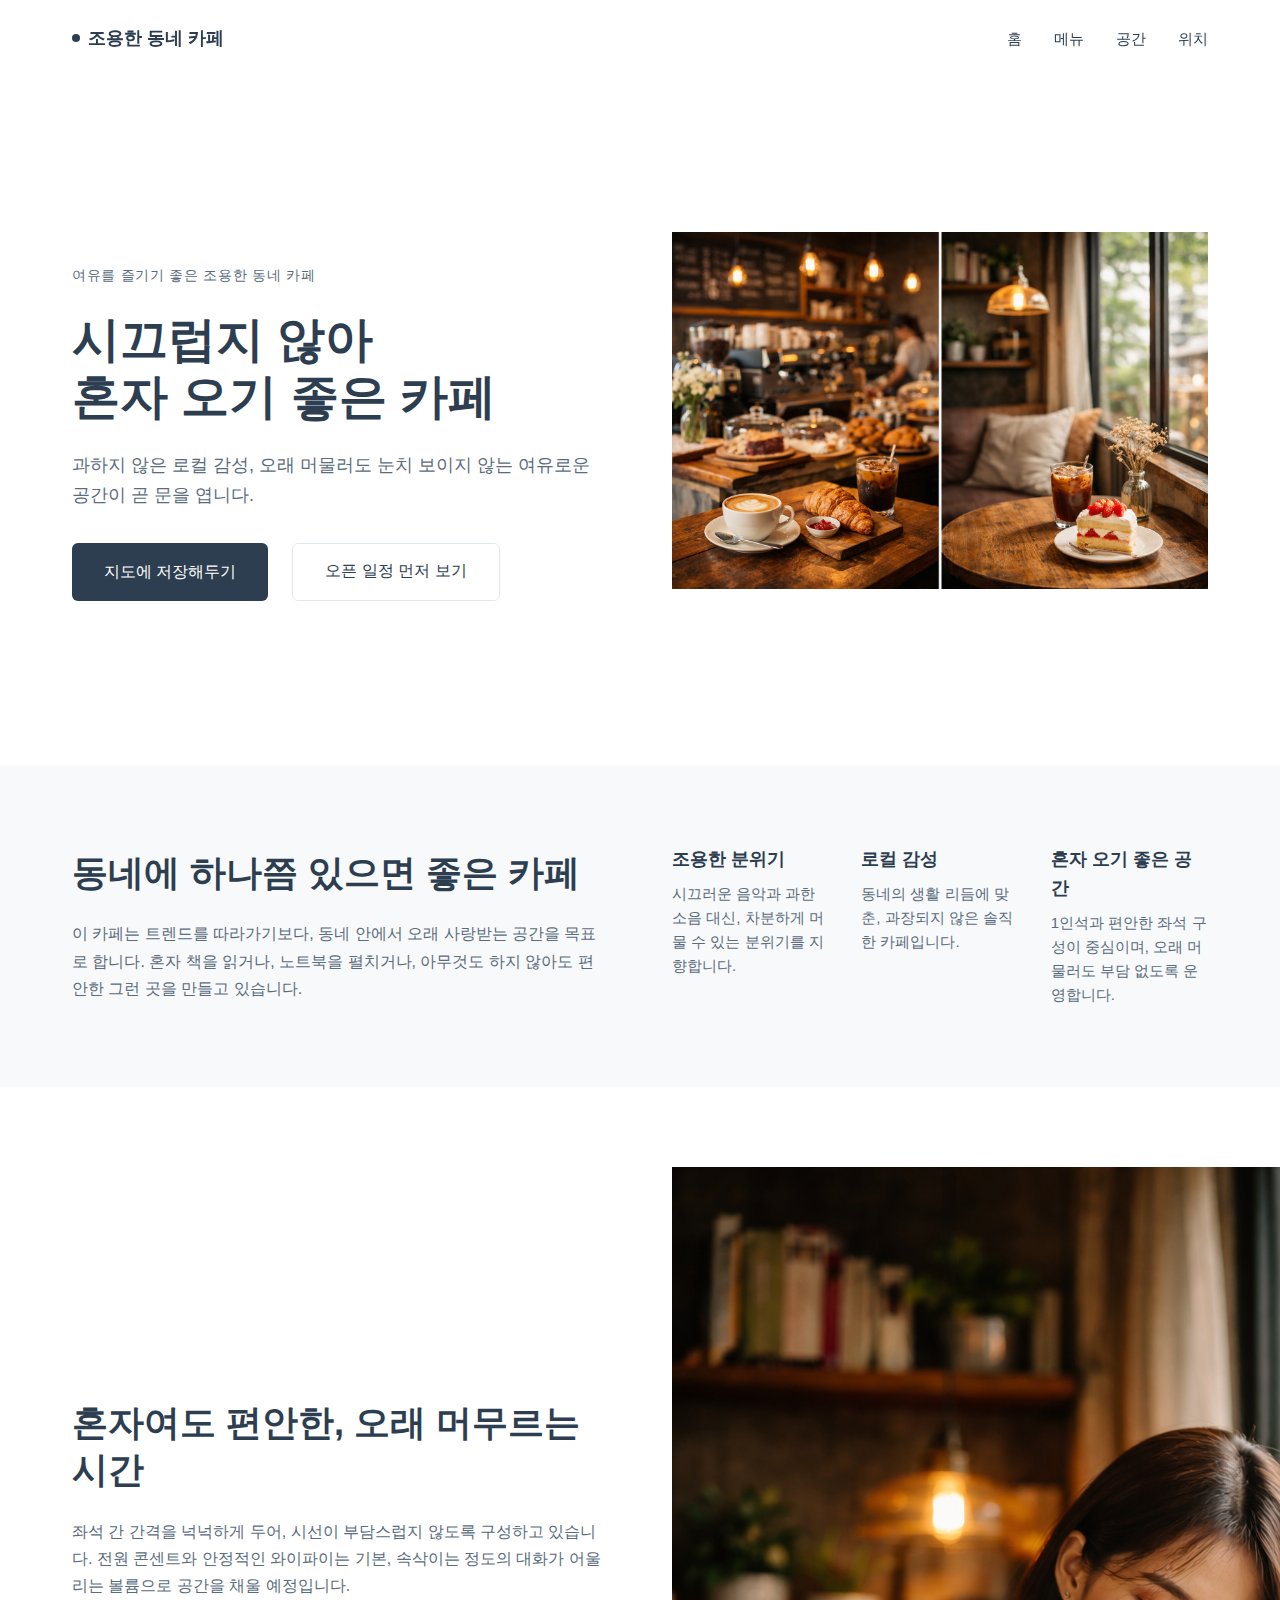
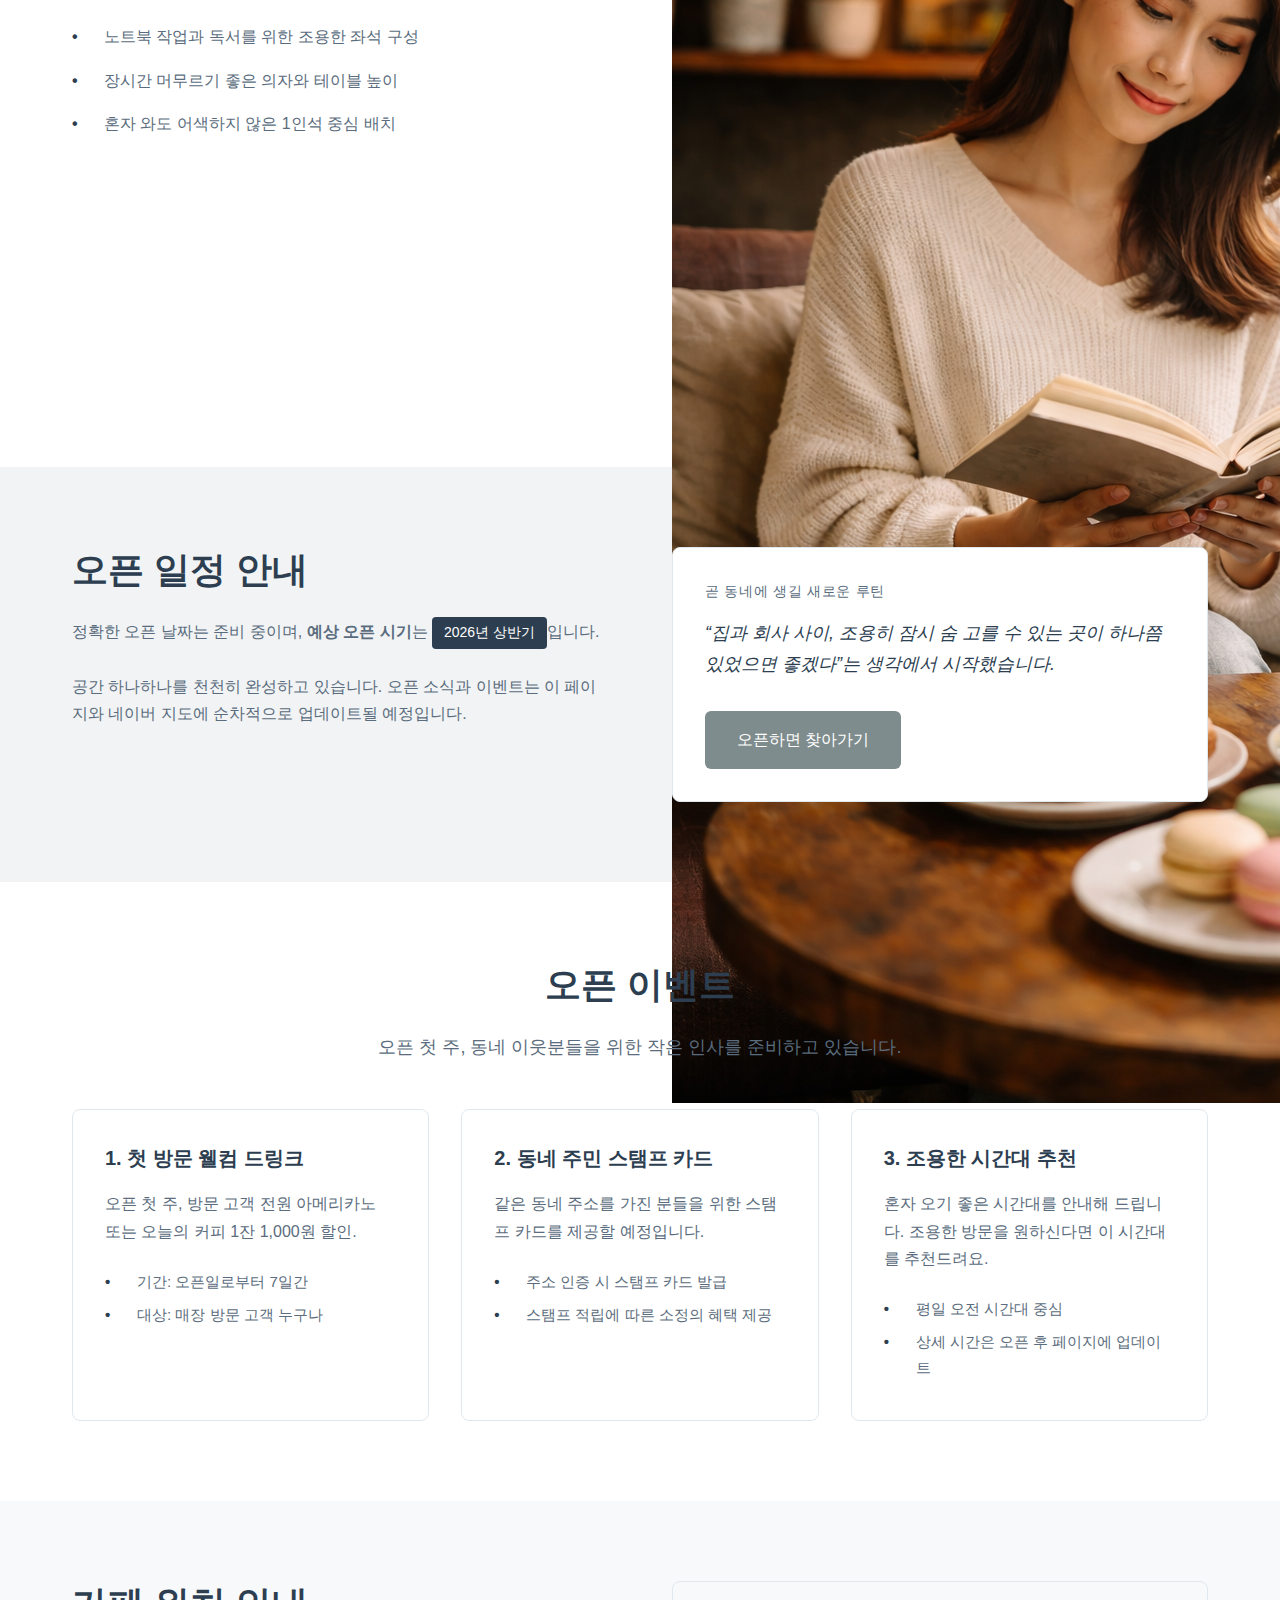
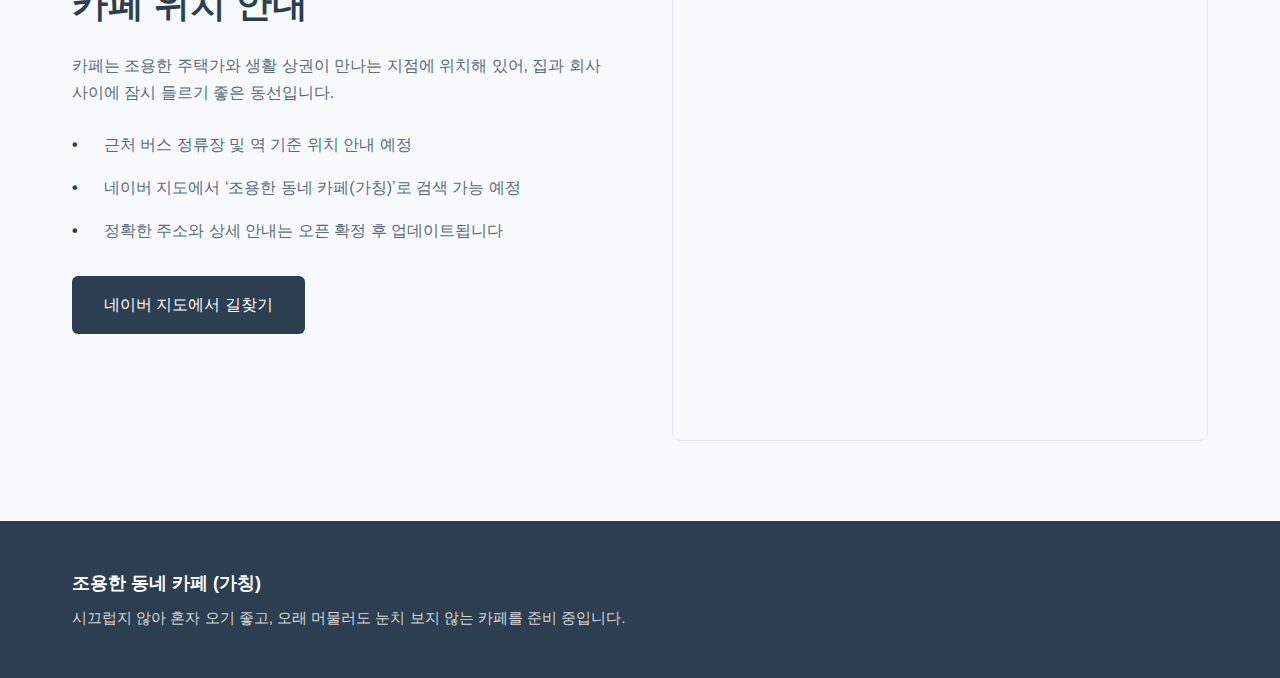
<file: index.html>
<!DOCTYPE html>
<html lang="ko">
  <head>
    <meta charset="UTF-8" />
    <meta name="viewport" content="width=device-width, initial-scale=1.0" />
    <title>조용한 동네 카페</title>
    <meta
      name="description"
      content="시끄럽지 않아 혼자 오기 좋고, 오래 머물러도 눈치 보지 않는 조용한 동네 카페의 오픈 전 홍보용 랜딩 페이지입니다."
    />
    <link rel="icon" type="image/png" href="./assets/image/cafe-image2.png" />
    <link rel="apple-touch-icon" href="./assets/image/cafe-image2.png" />
    <link rel="preconnect" href="https://fonts.googleapis.com" />
    <link rel="preconnect" href="https://fonts.gstatic.com" crossorigin />
    <link href="https://fonts.googleapis.com/css2?family=Noto+Serif+KR:wght@400;600&display=swap" rel="stylesheet" />
    <link rel="stylesheet" href="./styles.css" />
  </head>
  <body>
    <header class="site-header" id="site-header">
      <div class="container header-inner">
        <a href="/" class="brand">
          <span class="brand-mark"></span>
          <span class="brand-text">조용한 동네 카페</span>
        </a>
        <nav class="nav">
          <button
            class="nav-toggle"
            id="nav-toggle"
            aria-label="메뉴 열기"
            aria-expanded="false"
          >
            <span></span>
            <span></span>
          </button>
          <ul class="nav-list" id="nav-list">
            <li><a href="/" class="nav-link">홈</a></li>
            <li><a href="/menu.html" class="nav-link">메뉴</a></li>
            <li><a href="/space.html" class="nav-link">공간</a></li>
            <li><a href="#location" class="nav-link">위치</a></li>
          </ul>
        </nav>
      </div>
    </header>

    <main>
      <!-- Hero Section -->
      <section class="section hero" id="top">
        <div class="container hero-grid">
          <div class="hero-copy">
            <p class="eyebrow">여유를 즐기기 좋은 조용한 동네 카페</p>
            <h1 class="hero-title">
              시끄럽지 않아<br />
              혼자 오기 좋은 카페
            </h1>
            <p class="hero-subtitle">
              과하지 않은 로컬 감성, 오래 머물러도 눈치 보이지 않는 여유로운
              공간이 곧 문을 엽니다.
            </p>
            <div class="hero-cta-group">
              <a
                href="#location"
                class="btn btn-primary"
                data-scroll
              >
                지도에 저장해두기
              </a>
              <button
                class="btn btn-ghost"
                type="button"
                data-scroll="#opening"
              >
                오픈 일정 먼저 보기
              </button>
            </div>
          </div>
          <div class="hero-visual" aria-hidden="true">
            <div class="hero-image hero-image-main"><img src="./assets/image/cafe-image1.png" alt="카페 메인 이미지" /></div>
          </div>
        </div>
      </section>

      <!-- Concept Section -->
      <section class="section section-muted" id="concept">
        <div class="container section-grid">
          <div>
            <h2 class="section-title">동네에 하나쯤 있으면 좋은 카페</h2>
            <p class="section-text">
              이 카페는 트렌드를 따라가기보다, 동네 안에서 오래 사랑받는 공간을
              목표로 합니다. 혼자 책을 읽거나, 노트북을 펼치거나, 아무것도
              하지 않아도 편안한 그런 곳을 만들고 있습니다.
            </p>
          </div>
          <div class="key-points">
            <div class="key-point">
              <h3>조용한 분위기</h3>
              <p>시끄러운 음악과 과한 소음 대신, 차분하게 머물 수 있는 분위기를 지향합니다.</p>
            </div>
            <div class="key-point">
              <h3>로컬 감성</h3>
              <p>동네의 생활 리듬에 맞춘, 과장되지 않은 솔직한 카페입니다.</p>
            </div>
            <div class="key-point">
              <h3>혼자 오기 좋은 공간</h3>
              <p>1인석과 편안한 좌석 구성이 중심이며, 오래 머물러도 부담 없도록 운영합니다.</p>
            </div>
          </div>
        </div>
      </section>

      <!-- Quiet Space Highlight -->
      <section class="section" id="space">
        <div class="container section-grid reverse">
          <div class="gallery">
            <div class="gallery-main">
              <img src="./assets/image/cafe-image2.png" alt="카페 서브 이미지" />
            </div>
            <div class="gallery-row">
              <!-- <div class="gallery-item"><p>이미지</p></div>
              <div class="gallery-item secondary"><p>이미지</p></div> -->
            </div>
          </div>
          <div>
            <h2 class="section-title">혼자여도 편안한, 오래 머무르는 시간</h2>
            <p class="section-text">
              좌석 간 간격을 넉넉하게 두어, 시선이 부담스럽지 않도록 구성하고
              있습니다. 전원 콘센트와 안정적인 와이파이는 기본, 속삭이는 정도의
              대화가 어울리는 볼륨으로 공간을 채울 예정입니다.
            </p>
            <ul class="bullet-list">
              <li>노트북 작업과 독서를 위한 조용한 좌석 구성</li>
              <li>장시간 머무르기 좋은 의자와 테이블 높이</li>
              <li>혼자 와도 어색하지 않은 1인석 중심 배치</li>
            </ul>
          </div>
        </div>
      </section>

      <!-- Opening Schedule -->
      <section class="section section-accent" id="opening">
        <div class="container opening-grid">
          <div>
            <h2 class="section-title">오픈 일정 안내</h2>
            <p class="section-text">
              정확한 오픈 날짜는 준비 중이며, <strong>예상 오픈 시기</strong>는
              <span class="tag">2026년 상반기</span>입니다.
            </p>
            <p class="section-text">
              공간 하나하나를 천천히 완성하고 있습니다. 오픈 소식과 이벤트는
              이 페이지와 네이버 지도에 순차적으로 업데이트될 예정입니다.
            </p>
          </div>
          <div class="callout">
            <p class="callout-label">곧 동네에 생길 새로운 루틴</p>
            <p class="callout-text">
              “집과 회사 사이, 조용히 잠시 숨 고를 수 있는 곳이 하나쯤
              있었으면 좋겠다”는 생각에서 시작했습니다.
            </p>
            <a href="#location" class="btn btn-secondary" data-scroll>
              오픈하면 찾아가기
            </a>
          </div>
        </div>
      </section>

      <!-- Opening Event -->
      <section class="section" id="event">
        <div class="container">
          <div class="section-header">
            <h2 class="section-title">오픈 이벤트</h2>
            <p class="section-subtitle">
              오픈 첫 주, 동네 이웃분들을 위한 작은 인사를 준비하고 있습니다.
            </p>
          </div>
          <div class="event-grid">
            <div class="event-card">
              <h3>1. 첫 방문 웰컴 드링크</h3>
              <p>오픈 첫 주, 방문 고객 전원 아메리카노 또는 오늘의 커피 1잔 1,000원 할인.</p>
              <ul class="bullet-list small">
                <li>기간: 오픈일로부터 7일간</li>
                <li>대상: 매장 방문 고객 누구나</li>
              </ul>
            </div>
            <div class="event-card">
              <h3>2. 동네 주민 스탬프 카드</h3>
              <p>같은 동네 주소를 가진 분들을 위한 스탬프 카드를 제공할 예정입니다.</p>
              <ul class="bullet-list small">
                <li>주소 인증 시 스탬프 카드 발급</li>
                <li>스탬프 적립에 따른 소정의 혜택 제공</li>
              </ul>
            </div>
            <div class="event-card">
              <h3>3. 조용한 시간대 추천</h3>
              <p>혼자 오기 좋은 시간대를 안내해 드립니다. 조용한 방문을 원하신다면 이 시간대를 추천드려요.</p>
              <ul class="bullet-list small">
                <li>평일 오전 시간대 중심</li>
                <li>상세 시간은 오픈 후 페이지에 업데이트</li>
              </ul>
            </div>
          </div>
        </div>
      </section>

      <!-- Location / Map -->
      <section class="section section-muted" id="location">
        <div class="container location-grid">
          <div>
            <h2 class="section-title">카페 위치 안내</h2>
            <p class="section-text">
              카페는 조용한 주택가와 생활 상권이 만나는 지점에 위치해 있어, 집과 회사
              사이에 잠시 들르기 좋은 동선입니다.
            </p>
            <ul class="bullet-list">
              <li>근처 버스 정류장 및 역 기준 위치 안내 예정</li>
              <li>네이버 지도에서 ‘조용한 동네 카페(가칭)’로 검색 가능 예정</li>
              <li>정확한 주소와 상세 안내는 오픈 확정 후 업데이트됩니다</li>
            </ul>
            <div class="location-cta">
              <a
                href="https://naver.me/GNR04DXe"
                target="_blank"
                rel="noopener noreferrer"
                class="btn btn-primary"
              >
                네이버 지도에서 길찾기
              </a>
            </div>
          </div>
          <div class="map-wrapper">
            <iframe src="https://www.google.com/maps/embed?pb=!1m18!1m12!1m3!1d197.6874826485698!2d127.09109092654343!3d37.55507032668887!2m3!1f0!2f0!3f0!3m2!1i1024!2i768!4f13.1!3m3!1m2!1s0x357cbad2ff84e2ab%3A0xd245025e81554b78!2z7ISc7Jq47Yq567OE7IucIOq0keynhOq1rCDsnpDslpHroZw1Meq4uCA1Ni0z!5e0!3m2!1sko!2skr!4v1768729831297!5m2!1sko!2skr" width="600" height="450" style="border:0;" allowfullscreen="" loading="lazy" referrerpolicy="no-referrer-when-downgrade"></iframe>
          </div>
        </div>
      </section>
    </main>

    <footer class="site-footer">
      <div class="container footer-inner">
        <div>
          <p class="footer-brand">조용한 동네 카페 (가칭)</p>
          <p class="footer-text">
            시끄럽지 않아 혼자 오기 좋고, 오래 머물러도 눈치 보지 않는 카페를 준비 중입니다.
          </p>
        </div>
      </div>
    </footer>

    <script src="./main.js"></script>
  </body>
</html>
</file>
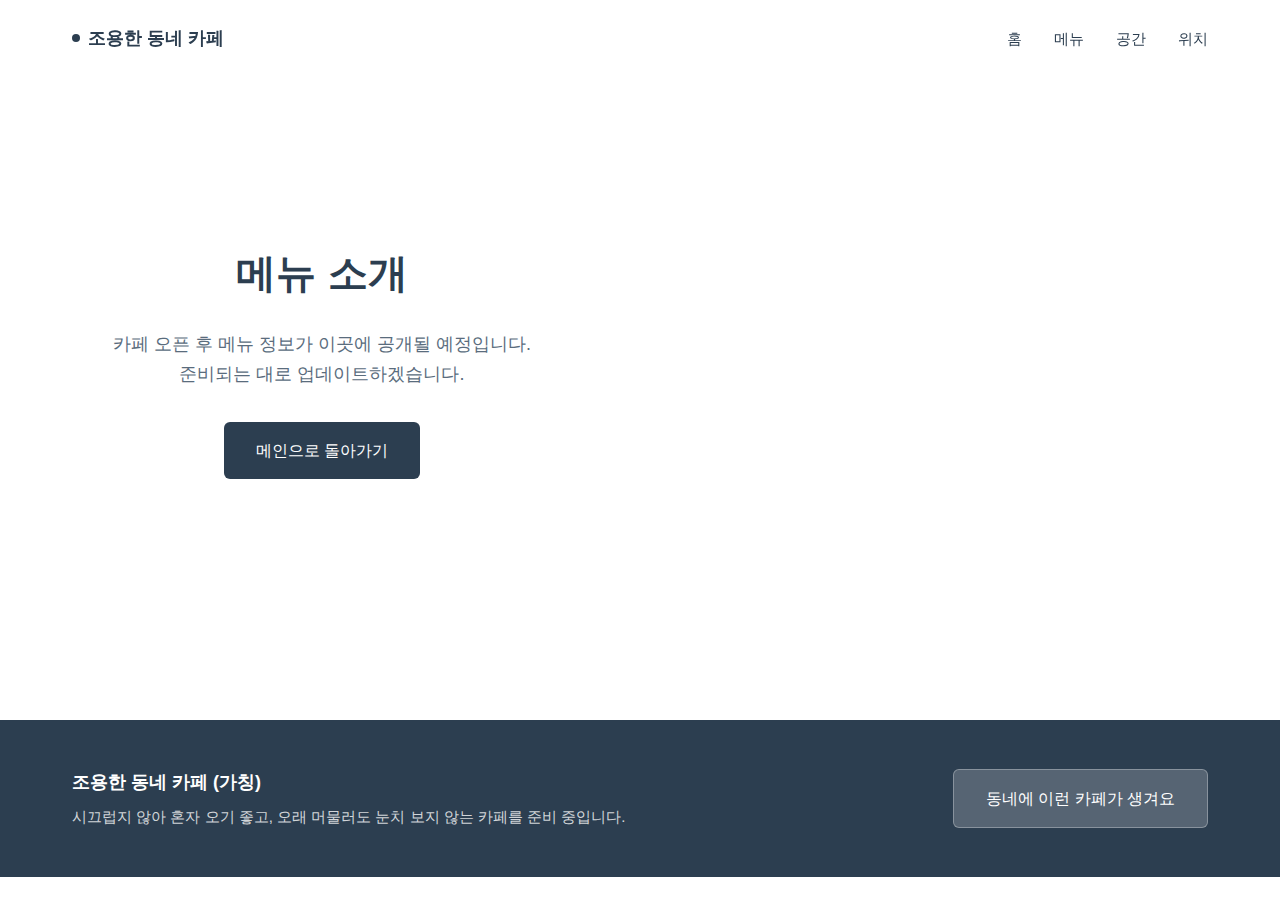
<file: menu.html>
<!DOCTYPE html>
<html lang="ko">
  <head>
    <meta charset="UTF-8" />
    <meta name="viewport" content="width=device-width, initial-scale=1.0" />
    <title>메뉴 소개 - 조용한 동네 카페</title>
    <meta
      name="description"
      content="조용한 동네 카페의 메뉴 소개 페이지입니다."
    />
    <link rel="icon" type="image/png" href="./assets/image/cafe-image2.png" />
    <link rel="apple-touch-icon" href="./assets/image/cafe-image2.png" />
    <link rel="stylesheet" href="./styles.css" />
  </head>
  <body>
    <header class="site-header" id="site-header">
      <div class="container header-inner">
        <a href="/" class="brand">
          <span class="brand-mark"></span>
          <span class="brand-text">조용한 동네 카페</span>
        </a>
        <nav class="nav">
          <button
            class="nav-toggle"
            id="nav-toggle"
            aria-label="메뉴 열기"
            aria-expanded="false"
          >
            <span></span>
            <span></span>
          </button>
          <ul class="nav-list" id="nav-list">
            <li><a href="/" class="nav-link">홈</a></li>
            <li><a href="/menu.html" class="nav-link">메뉴</a></li>
            <li><a href="/space.html" class="nav-link">공간</a></li>
            <li><a href="/#location" class="nav-link">위치</a></li>
          </ul>
        </nav>
      </div>
    </header>

    <main>
      <section class="section coming-soon">
        <div class="container">
          <div class="coming-soon-content">
            <h1 class="coming-soon-title">메뉴 소개</h1>
            <p class="coming-soon-text">
              카페 오픈 후 메뉴 정보가 이곳에 공개될 예정입니다.<br />
              준비되는 대로 업데이트하겠습니다.
            </p>
            <div class="coming-soon-cta">
              <a href="/" class="btn btn-primary">메인으로 돌아가기</a>
            </div>
          </div>
        </div>
      </section>
    </main>

    <footer class="site-footer">
      <div class="container footer-inner">
        <div>
          <p class="footer-brand">조용한 동네 카페 (가칭)</p>
          <p class="footer-text">
            시끄럽지 않아 혼자 오기 좋고, 오래 머물러도 눈치 보지 않는 카페를 준비 중입니다.
          </p>
        </div>
        <div class="footer-cta">
          <a href="/#location" class="btn btn-secondary">동네에 이런 카페가 생겨요</a>
        </div>
      </div>
    </footer>

    <script src="./main.js"></script>
  </body>
</html>
</file>
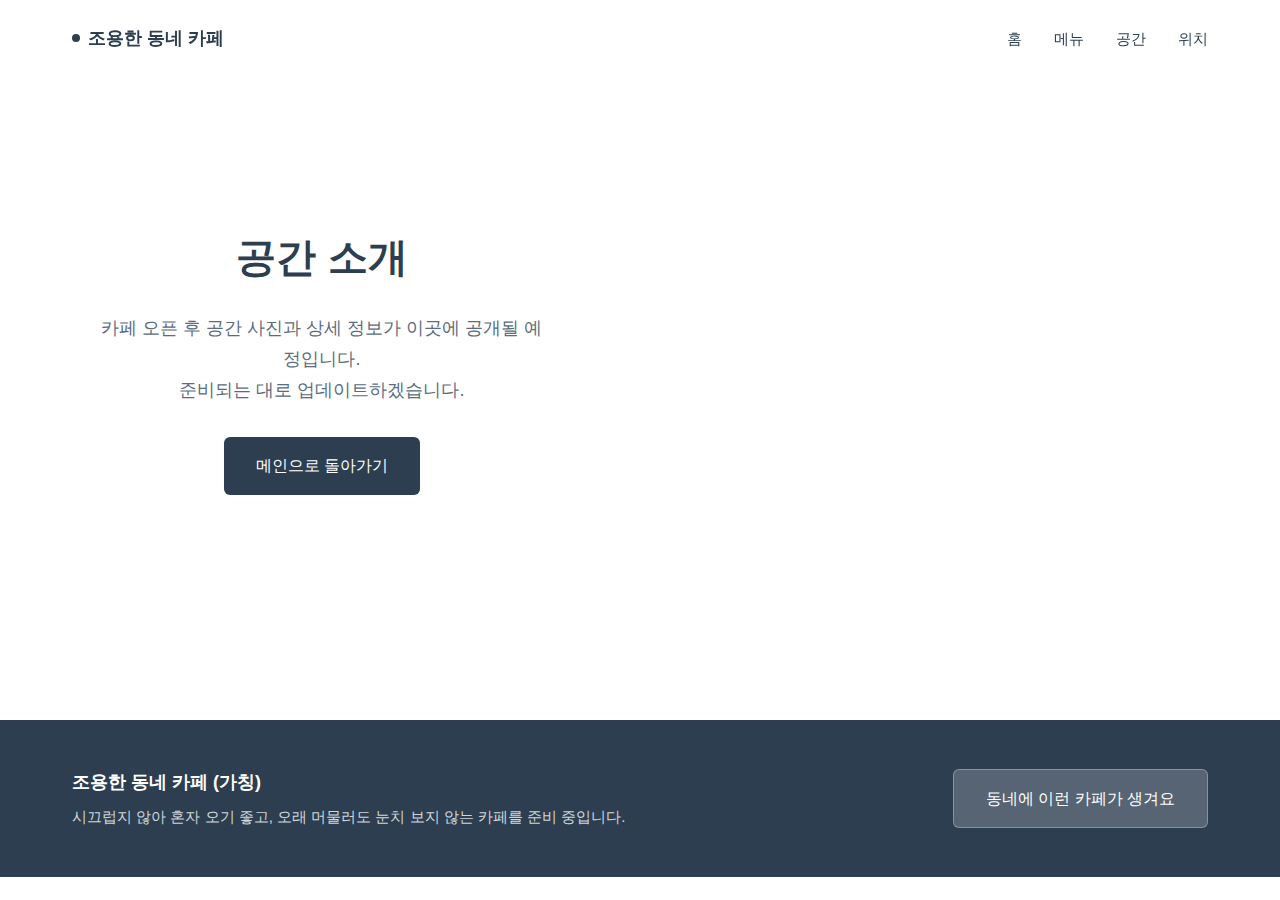
<file: space.html>
<!DOCTYPE html>
<html lang="ko">
  <head>
    <meta charset="UTF-8" />
    <meta name="viewport" content="width=device-width, initial-scale=1.0" />
    <title>공간 소개 - 조용한 동네 카페</title>
    <meta
      name="description"
      content="조용한 동네 카페의 공간 소개 페이지입니다."
    />
    <link rel="icon" type="image/png" href="./assets/image/cafe-image2.png" />
    <link rel="apple-touch-icon" href="./assets/image/cafe-image2.png" />
    <link rel="stylesheet" href="./styles.css" />
  </head>
  <body>
    <header class="site-header" id="site-header">
      <div class="container header-inner">
        <a href="/" class="brand">
          <span class="brand-mark"></span>
          <span class="brand-text">조용한 동네 카페</span>
        </a>
        <nav class="nav">
          <button
            class="nav-toggle"
            id="nav-toggle"
            aria-label="메뉴 열기"
            aria-expanded="false"
          >
            <span></span>
            <span></span>
          </button>
          <ul class="nav-list" id="nav-list">
            <li><a href="/" class="nav-link">홈</a></li>
            <li><a href="/menu.html" class="nav-link">메뉴</a></li>
            <li><a href="/space.html" class="nav-link">공간</a></li>
            <li><a href="/#location" class="nav-link">위치</a></li>
          </ul>
        </nav>
      </div>
    </header>

    <main>
      <section class="section coming-soon">
        <div class="container">
          <div class="coming-soon-content">
            <h1 class="coming-soon-title">공간 소개</h1>
            <p class="coming-soon-text">
              카페 오픈 후 공간 사진과 상세 정보가 이곳에 공개될 예정입니다.<br />
              준비되는 대로 업데이트하겠습니다.
            </p>
            <div class="coming-soon-cta">
              <a href="/" class="btn btn-primary">메인으로 돌아가기</a>
            </div>
          </div>
        </div>
      </section>
    </main>

    <footer class="site-footer">
      <div class="container footer-inner">
        <div>
          <p class="footer-brand">조용한 동네 카페 (가칭)</p>
          <p class="footer-text">
            시끄럽지 않아 혼자 오기 좋고, 오래 머물러도 눈치 보지 않는 카페를 준비 중입니다.
          </p>
        </div>
        <div class="footer-cta">
          <a href="/#location" class="btn btn-secondary">동네에 이런 카페가 생겨요</a>
        </div>
      </div>
    </footer>

    <script src="./main.js"></script>
  </body>
</html>
</file>
<file: styles.css>
/* ============================================
   Reset & Base Styles
   ============================================ */

* {
  margin: 0;
  padding: 0;
  box-sizing: border-box;
}

:root {
  /* Colors */
  --color-primary: #2c3e50;
  --color-primary-light: #34495e;
  --color-secondary: #7f8c8d;
  --color-accent: #95a5a6;
  --color-text: #2c3e50;
  --color-text-light: #5a6c7d;
  --color-bg: #ffffff;
  --color-bg-muted: #f8f9fa;
  --color-bg-accent: #f1f3f4;
  --color-border: #e1e8ed;
  
  /* Typography */
  --font-family: -apple-system, BlinkMacSystemFont, 'Segoe UI', 'Noto Sans KR', sans-serif;
  --font-size-base: 16px;
  --line-height-base: 1.6;
  
  /* Spacing */
  --spacing-xs: 0.5rem;
  --spacing-sm: 1rem;
  --spacing-md: 1.5rem;
  --spacing-lg: 2rem;
  --spacing-xl: 3rem;
  --spacing-2xl: 4rem;
  
  /* Breakpoints */
  --bp-mobile: 768px;
  --bp-tablet: 1024px;
  
  /* Transitions */
  --transition-base: 0.3s ease;
}

html {
  font-size: var(--font-size-base);
  scroll-behavior: smooth;
}

body {
  font-family: var(--font-family);
  color: var(--color-text);
  line-height: var(--line-height-base);
  background-color: var(--color-bg);
  -webkit-font-smoothing: antialiased;
  -moz-osx-font-smoothing: grayscale;
}

img {
  max-width: 100%;
  height: auto;
  display: block;
}

a {
  color: inherit;
  text-decoration: none;
  transition: opacity var(--transition-base);
}

a:hover {
  opacity: 0.8;
}

/* ============================================
   Container & Layout
   ============================================ */

.container {
  width: 100%;
  max-width: 1200px;
  margin: 0 auto;
  padding: 0 var(--spacing-md);
}

@media (min-width: 768px) {
  .container {
    padding: 0 var(--spacing-lg);
  }
}

/* ============================================
   Header & Navigation
   ============================================ */

.site-header {
  position: fixed;
  top: 0;
  left: 0;
  right: 0;
  z-index: 1000;
  background-color: transparent;
  transition: background-color var(--transition-base), box-shadow var(--transition-base);
}

.site-header.scrolled {
  background-color: rgba(255, 255, 255, 0.95);
  backdrop-filter: blur(10px);
  box-shadow: 0 2px 8px rgba(0, 0, 0, 0.05);
}

.header-inner {
  display: flex;
  justify-content: space-between;
  align-items: center;
  padding-top: var(--spacing-md);
  padding-bottom: var(--spacing-md);
}

.brand {
  display: flex;
  align-items: center;
  gap: var(--spacing-xs);
  font-weight: 600;
  font-size: 1.125rem;
  color: var(--color-text);
}

.brand-mark {
  width: 8px;
  height: 8px;
  background-color: var(--color-primary);
  border-radius: 50%;
}

.site-header.scrolled .brand-mark {
  background-color: var(--color-primary);
}

.nav-toggle {
  display: flex;
  flex-direction: column;
  gap: 4px;
  background: none;
  border: none;
  cursor: pointer;
  padding: var(--spacing-xs);
  z-index: 1001;
}

.nav-toggle span {
  width: 24px;
  height: 2px;
  background-color: var(--color-text);
  transition: transform var(--transition-base), opacity var(--transition-base);
}

.nav-toggle[aria-expanded="true"] span:first-child {
  transform: rotate(45deg) translate(6px, 6px);
}

.nav-toggle[aria-expanded="true"] span:last-child {
  transform: rotate(-45deg) translate(6px, -6px);
}

.nav-list {
  display: flex;
  list-style: none;
  gap: var(--spacing-lg);
  align-items: center;
}

.nav-link {
  font-size: 0.9375rem;
  color: var(--color-text);
  padding: var(--spacing-xs) 0;
  position: relative;
}

.nav-link::after {
  content: '';
  position: absolute;
  bottom: 0;
  left: 0;
  width: 0;
  height: 1px;
  background-color: var(--color-primary);
  transition: width var(--transition-base);
}

.nav-link:hover::after {
  width: 100%;
}

/* Mobile Navigation */
@media (max-width: 767px) {
  .nav-list {
    position: fixed;
    top: 0;
    right: -100%;
    width: 280px;
    height: 100vh;
    background-color: var(--color-bg);
    flex-direction: column;
    align-items: flex-start;
    padding: var(--spacing-2xl) var(--spacing-lg);
    gap: var(--spacing-md);
    box-shadow: -2px 0 8px rgba(0, 0, 0, 0.1);
    transition: right var(--transition-base);
  }

  .nav-list.active {
    right: 0;
  }

  .nav-link {
    font-size: 1.125rem;
    width: 100%;
  }
}

@media (min-width: 768px) {
  .nav-toggle {
    display: none;
  }
}

/* ============================================
   Sections
   ============================================ */

.section {
  padding: var(--spacing-2xl) 0;
}

@media (min-width: 768px) {
  .section {
    padding: var(--spacing-2xl) 0;
  }
}

@media (min-width: 1024px) {
  .section {
    padding: 5rem 0;
  }
}

.section-muted {
  background-color: var(--color-bg-muted);
}

.section-accent {
  background-color: var(--color-bg-accent);
}

.section-header {
  text-align: center;
  margin-bottom: var(--spacing-xl);
}

.section-title {
  font-size: 1.75rem;
  font-weight: 600;
  color: var(--color-text);
  margin-bottom: var(--spacing-md);
  line-height: 1.3;
}

@media (min-width: 768px) {
  .section-title {
    font-size: 2.25rem;
  }
}

.section-subtitle {
  font-size: 1.125rem;
  color: var(--color-text-light);
  max-width: 600px;
  margin: 0 auto;
}

.section-text {
  font-size: 1rem;
  color: var(--color-text-light);
  margin-bottom: var(--spacing-md);
  line-height: 1.7;
}

.section-text:last-child {
  margin-bottom: 0;
}

.section-grid {
  display: grid;
  gap: var(--spacing-xl);
  align-items: center;
}

@media (min-width: 768px) {
  .section-grid {
    grid-template-columns: 1fr 1fr;
    gap: var(--spacing-2xl);
  }

  .section-grid.reverse {
    direction: rtl;
  }

  .section-grid.reverse > * {
    direction: ltr;
  }
}

/* ============================================
   Hero Section
   ============================================ */

.hero {
  padding-top: calc(80px + var(--spacing-2xl));
  padding-bottom: var(--spacing-2xl);
  min-height: 90vh;
  display: flex;
  align-items: center;
}

@media (min-width: 768px) {
  .hero {
    padding-top: calc(100px + var(--spacing-2xl));
    min-height: 85vh;
  }
}

.hero-grid {
  display: grid;
  gap: var(--spacing-xl);
  align-items: center;
}

@media (min-width: 768px) {
  .hero-grid {
    grid-template-columns: 1fr 1fr;
    gap: var(--spacing-2xl);
  }
}

.hero-copy {
  max-width: 600px;
}

.eyebrow {
  font-size: 0.875rem;
  color: var(--color-text-light);
  text-transform: uppercase;
  letter-spacing: 0.05em;
  margin-bottom: var(--spacing-md);
}

.hero-title {
  font-size: 2rem;
  font-weight: 600;
  line-height: 1.2;
  color: var(--color-text);
  margin-bottom: var(--spacing-md);
}

@media (min-width: 768px) {
  .hero-title {
    font-size: 3rem;
  }
}

.hero-subtitle {
  font-size: 1.125rem;
  color: var(--color-text-light);
  line-height: 1.7;
  margin-bottom: var(--spacing-lg);
}

.hero-cta-group {
  display: flex;
  flex-direction: column;
  gap: var(--spacing-sm);
}

@media (min-width: 480px) {
  .hero-cta-group {
    flex-direction: row;
    gap: var(--spacing-md);
  }
}

.hero-visual {
  display: none;
}

@media (min-width: 768px) {
  .hero-visual {
    display: block;
    position: relative;
    aspect-ratio: 4 / 3;
  }
}

.hero-image {
  background-color: var(--color-bg-muted);
  border-radius: 8px;
}

.hero-image-main {
  width: 100%;
  height: 70%;
  margin-bottom: var(--spacing-sm);
}

.hero-image-secondary {
  width: 60%;
  height: 30%;
  margin-left: auto;
}

/* ============================================
   Buttons
   ============================================ */

.btn {
  display: inline-flex;
  align-items: center;
  justify-content: center;
  padding: var(--spacing-sm) var(--spacing-lg);
  font-size: 1rem;
  font-weight: 500;
  border: none;
  border-radius: 6px;
  cursor: pointer;
  transition: all var(--transition-base);
  text-align: center;
  white-space: nowrap;
}

.btn-primary {
  background-color: var(--color-primary);
  color: white;
}

.btn-primary:hover {
  background-color: var(--color-primary-light);
  opacity: 1;
}

.btn-secondary {
  background-color: var(--color-secondary);
  color: white;
}

.btn-secondary:hover {
  background-color: var(--color-primary-light);
  opacity: 1;
}

.btn-ghost {
  background-color: transparent;
  color: var(--color-text);
  border: 1px solid var(--color-border);
}

.btn-ghost:hover {
  background-color: var(--color-bg-muted);
  opacity: 1;
}

.btn-link {
  color: var(--color-text-light);
  text-decoration: underline;
  font-size: 0.9375rem;
  padding: var(--spacing-xs) 0;
}

/* ============================================
   Key Points
   ============================================ */

.key-points {
  display: grid;
  gap: var(--spacing-lg);
  margin-top: var(--spacing-lg);
}

@media (min-width: 768px) {
  .key-points {
    grid-template-columns: repeat(3, 1fr);
    margin-top: 0;
  }
}

.key-point h3 {
  font-size: 1.125rem;
  font-weight: 600;
  color: var(--color-text);
  margin-bottom: var(--spacing-xs);
}

.key-point p {
  font-size: 0.9375rem;
  color: var(--color-text-light);
  line-height: 1.6;
}

/* ============================================
   Gallery
   ============================================ */

.gallery {
  display: grid;
  gap: var(--spacing-sm);
}

.gallery-main {
  width: 100%;
  aspect-ratio: 4 / 3;
  background-color: var(--color-bg-muted);
  border-radius: 8px;
}

.gallery-row {
  display: grid;
  grid-template-columns: 1fr 1fr;
  gap: var(--spacing-sm);
}

.gallery-item {
  aspect-ratio: 4 / 3;
  background-color: var(--color-bg-muted);
  border-radius: 8px;
}

.gallery-item.secondary {
  background-color: var(--color-bg-accent);
}

/* ============================================
   Bullet List
   ============================================ */

.bullet-list {
  list-style: none;
  padding-left: 0;
}

.bullet-list li {
  position: relative;
  padding-left: var(--spacing-lg);
  margin-bottom: var(--spacing-sm);
  color: var(--color-text-light);
  line-height: 1.7;
}

.bullet-list li::before {
  content: '•';
  position: absolute;
  left: 0;
  color: var(--color-primary);
  font-weight: bold;
}

.bullet-list.small li {
  font-size: 0.9375rem;
  margin-bottom: var(--spacing-xs);
}

/* ============================================
   Opening Schedule
   ============================================ */

.opening-grid {
  display: grid;
  gap: var(--spacing-xl);
}

@media (min-width: 768px) {
  .opening-grid {
    grid-template-columns: 1fr 1fr;
    gap: var(--spacing-2xl);
  }
}

.tag {
  display: inline-block;
  padding: 0.25rem 0.75rem;
  background-color: var(--color-primary);
  color: white;
  border-radius: 4px;
  font-size: 0.875rem;
  font-weight: 500;
}

.callout {
  background-color: var(--color-bg);
  padding: var(--spacing-lg);
  border-radius: 8px;
  border: 1px solid var(--color-border);
}

.callout-label {
  font-size: 0.875rem;
  color: var(--color-text-light);
  text-transform: uppercase;
  letter-spacing: 0.05em;
  margin-bottom: var(--spacing-sm);
}

.callout-text {
  font-size: 1.125rem;
  color: var(--color-text);
  line-height: 1.7;
  margin-bottom: var(--spacing-lg);
  font-style: italic;
}

/* ============================================
   Event Section
   ============================================ */

.event-grid {
  display: grid;
  gap: var(--spacing-lg);
}

@media (min-width: 768px) {
  .event-grid {
    grid-template-columns: repeat(3, 1fr);
  }
}

.event-card {
  background-color: var(--color-bg);
  padding: var(--spacing-lg);
  border-radius: 8px;
  border: 1px solid var(--color-border);
}

.event-card h3 {
  font-size: 1.25rem;
  font-weight: 600;
  color: var(--color-text);
  margin-bottom: var(--spacing-sm);
}

.event-card > p {
  font-size: 1rem;
  color: var(--color-text-light);
  line-height: 1.7;
  margin-bottom: var(--spacing-md);
}

/* ============================================
   Location / Map
   ============================================ */

.location-grid {
  display: grid;
  gap: var(--spacing-xl);
}

@media (min-width: 768px) {
  .location-grid {
    grid-template-columns: 1fr 1fr;
    gap: var(--spacing-2xl);
  }
}

.location-cta {
  display: flex;
  flex-direction: column;
  gap: var(--spacing-sm);
  margin-top: var(--spacing-lg);
}

@media (min-width: 480px) {
  .location-cta {
    flex-direction: row;
    align-items: center;
  }
}

.map-wrapper {
  width: 100%;
  border-radius: 8px;
  overflow: hidden;
  border: 1px solid var(--color-border);
}

.map-placeholder {
  width: 100%;
  aspect-ratio: 4 / 3;
  background-color: var(--color-bg-muted);
  display: flex;
  flex-direction: column;
  align-items: center;
  justify-content: center;
  padding: var(--spacing-lg);
  text-align: center;
}

.map-label {
  font-size: 1rem;
  font-weight: 600;
  color: var(--color-text);
  margin-bottom: var(--spacing-xs);
}

.map-helper {
  font-size: 0.875rem;
  color: var(--color-text-light);
  line-height: 1.6;
}

/* ============================================
   Footer
   ============================================ */

.site-footer {
  background-color: var(--color-primary);
  color: white;
  padding: var(--spacing-xl) 0;
}

.footer-inner {
  display: grid;
  gap: var(--spacing-lg);
  align-items: center;
}

@media (min-width: 768px) {
  .footer-inner {
    grid-template-columns: 1fr auto;
    gap: var(--spacing-xl);
  }
}

.footer-brand {
  font-size: 1.125rem;
  font-weight: 600;
  margin-bottom: var(--spacing-xs);
}

.footer-text {
  font-size: 0.9375rem;
  color: rgba(255, 255, 255, 0.8);
  line-height: 1.6;
}

.footer-cta .btn-secondary {
  background-color: rgba(255, 255, 255, 0.2);
  color: white;
  border: 1px solid rgba(255, 255, 255, 0.3);
}

.footer-cta .btn-secondary:hover {
  background-color: rgba(255, 255, 255, 0.3);
}

/* ============================================
   Coming Soon Pages
   ============================================ */

.coming-soon {
  min-height: 80vh;
  display: flex;
  align-items: center;
  justify-content: center;
  text-align: center;
  padding: var(--spacing-2xl) 0;
}

.coming-soon-content {
  max-width: 500px;
  padding: 0 var(--spacing-md);
}

.coming-soon-title {
  font-size: 2rem;
  font-weight: 600;
  color: var(--color-text);
  margin-bottom: var(--spacing-md);
}

@media (min-width: 768px) {
  .coming-soon-title {
    font-size: 2.5rem;
  }
}

.coming-soon-text {
  font-size: 1.125rem;
  color: var(--color-text-light);
  line-height: 1.7;
  margin-bottom: var(--spacing-lg);
}

.coming-soon-cta {
  margin-top: var(--spacing-lg);
}
</file>
